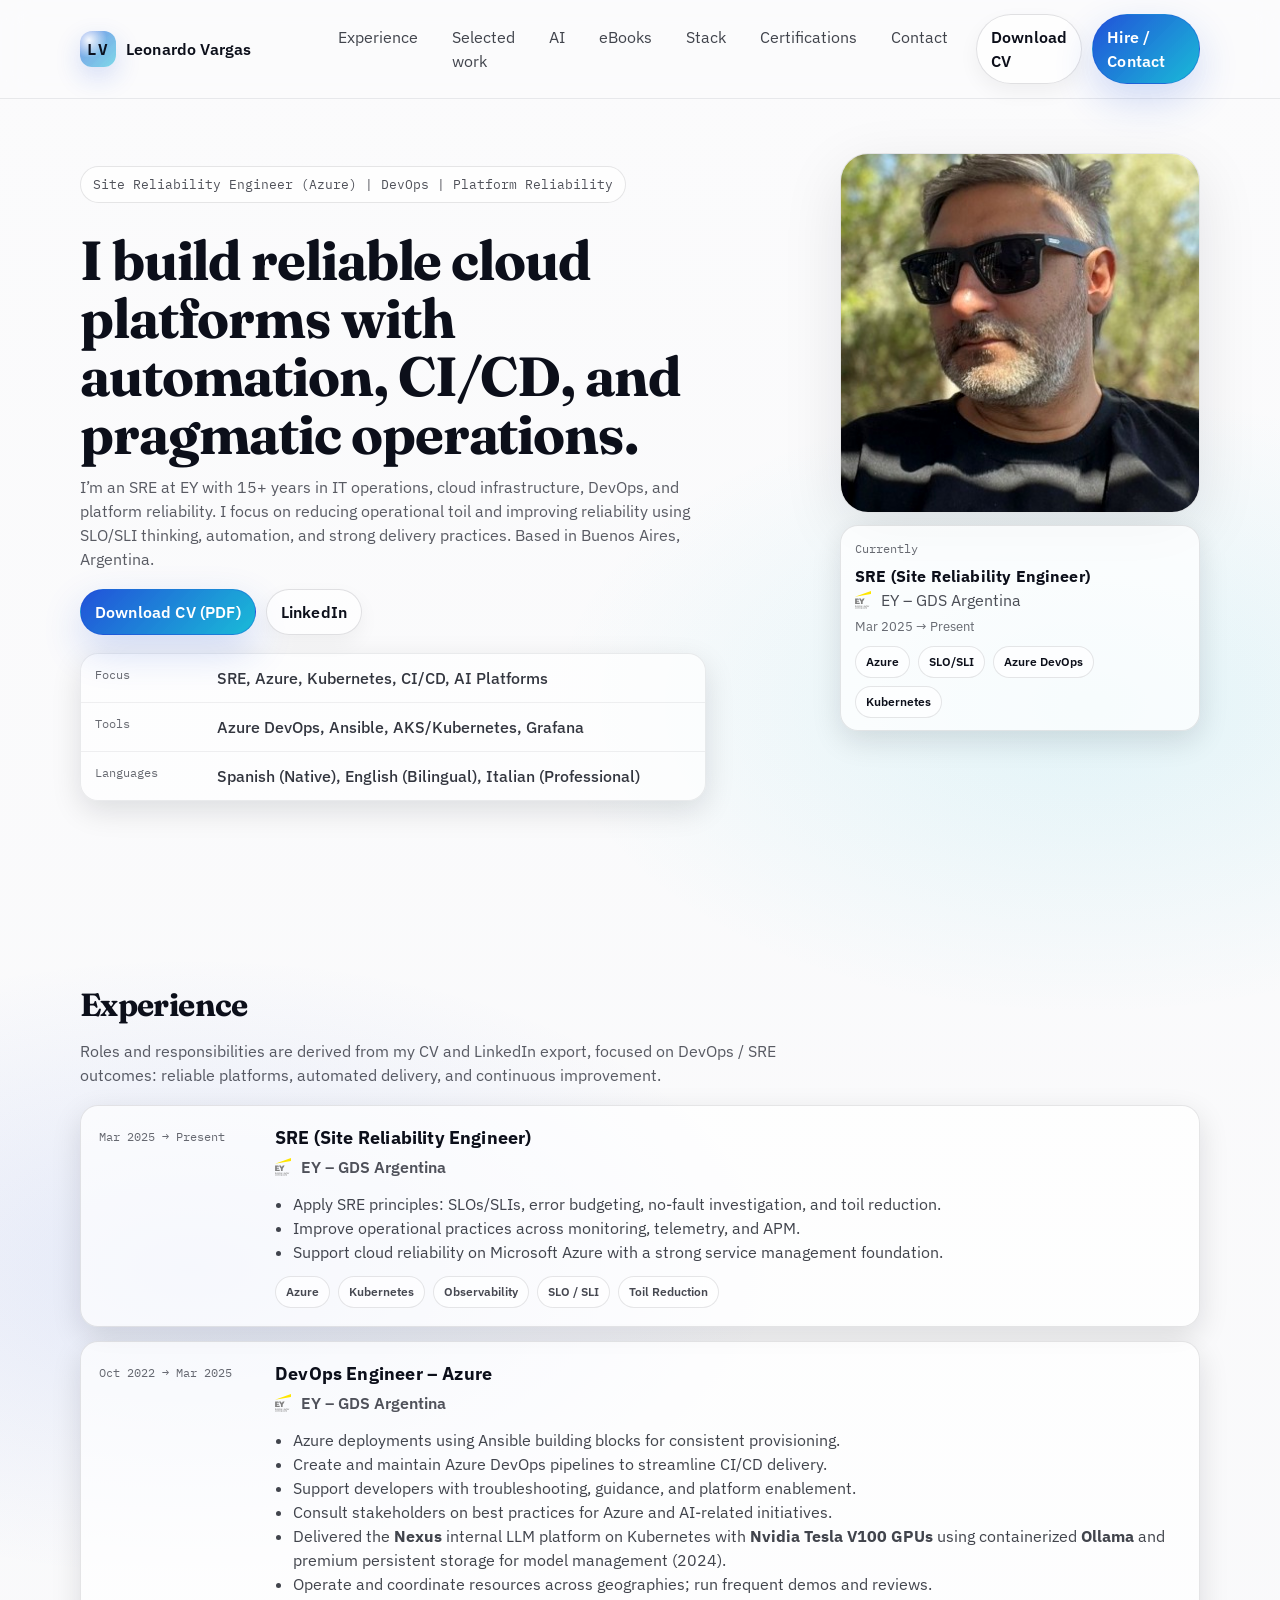
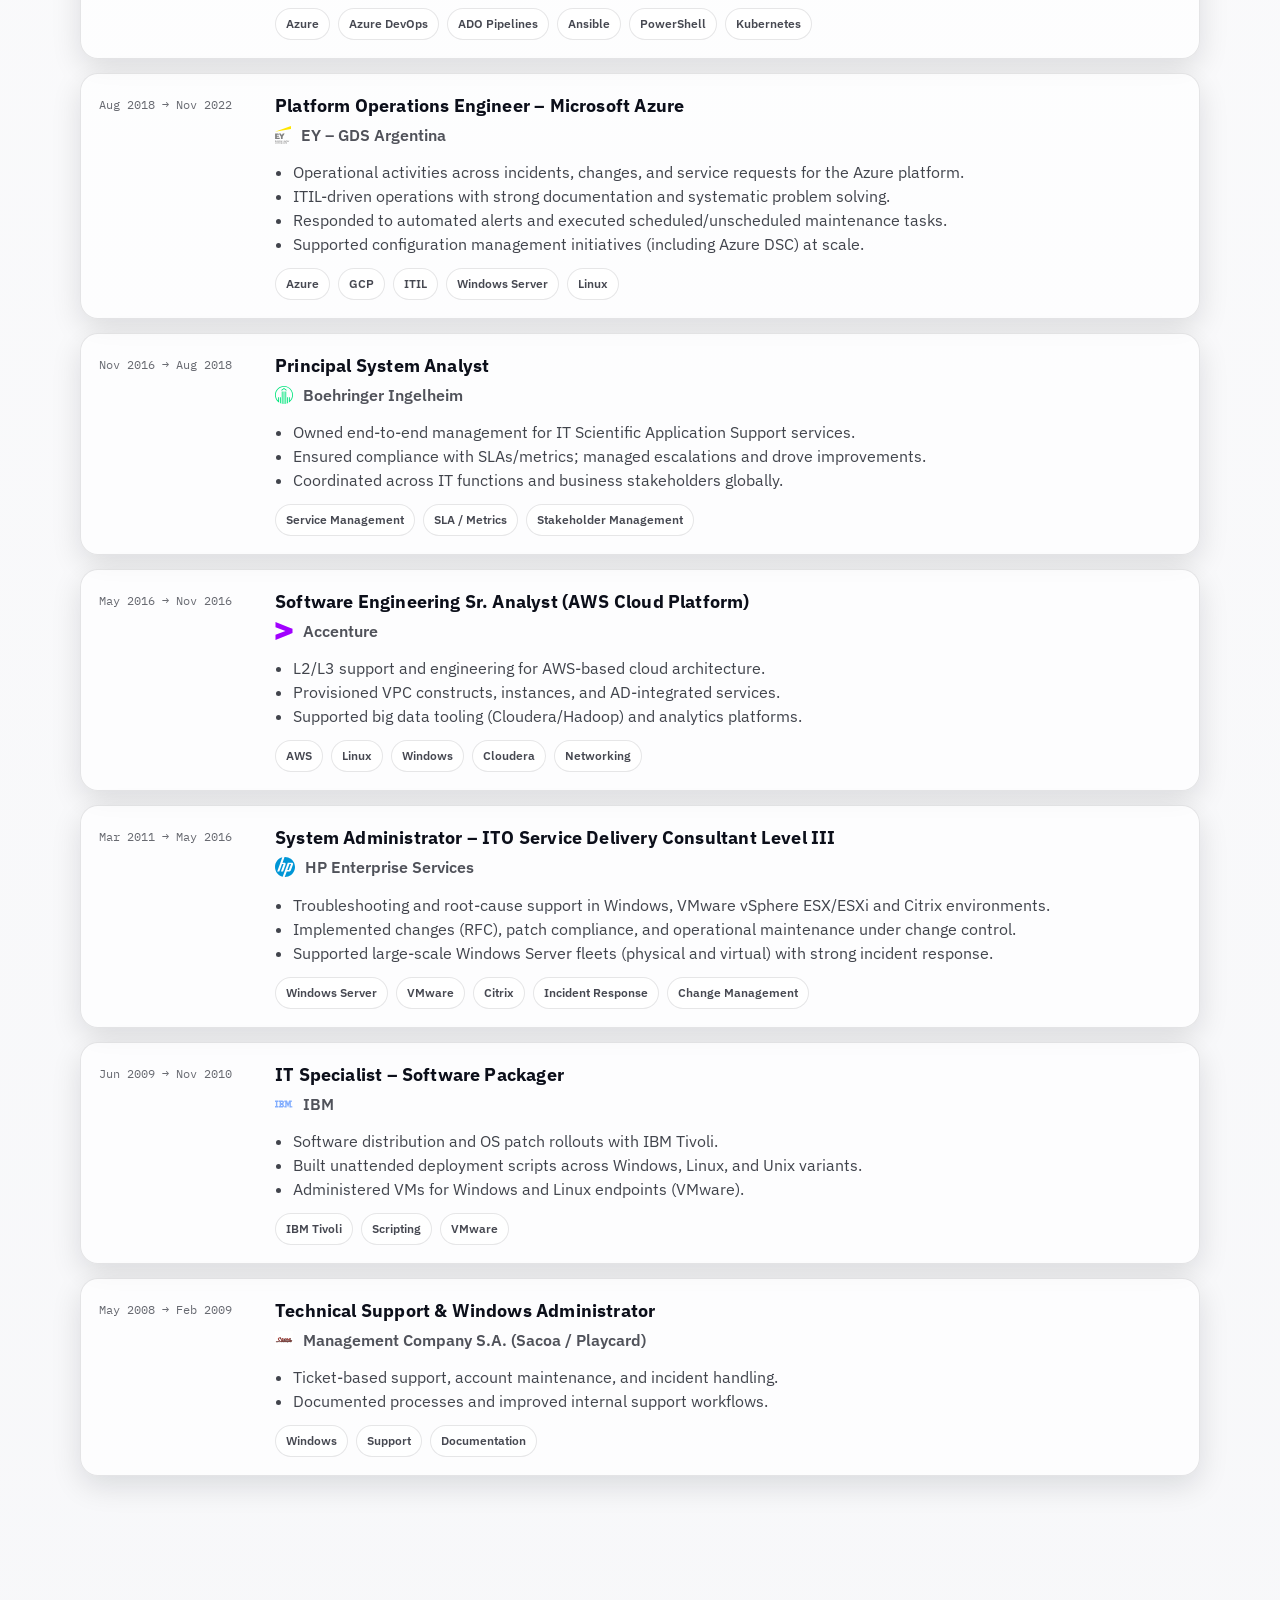
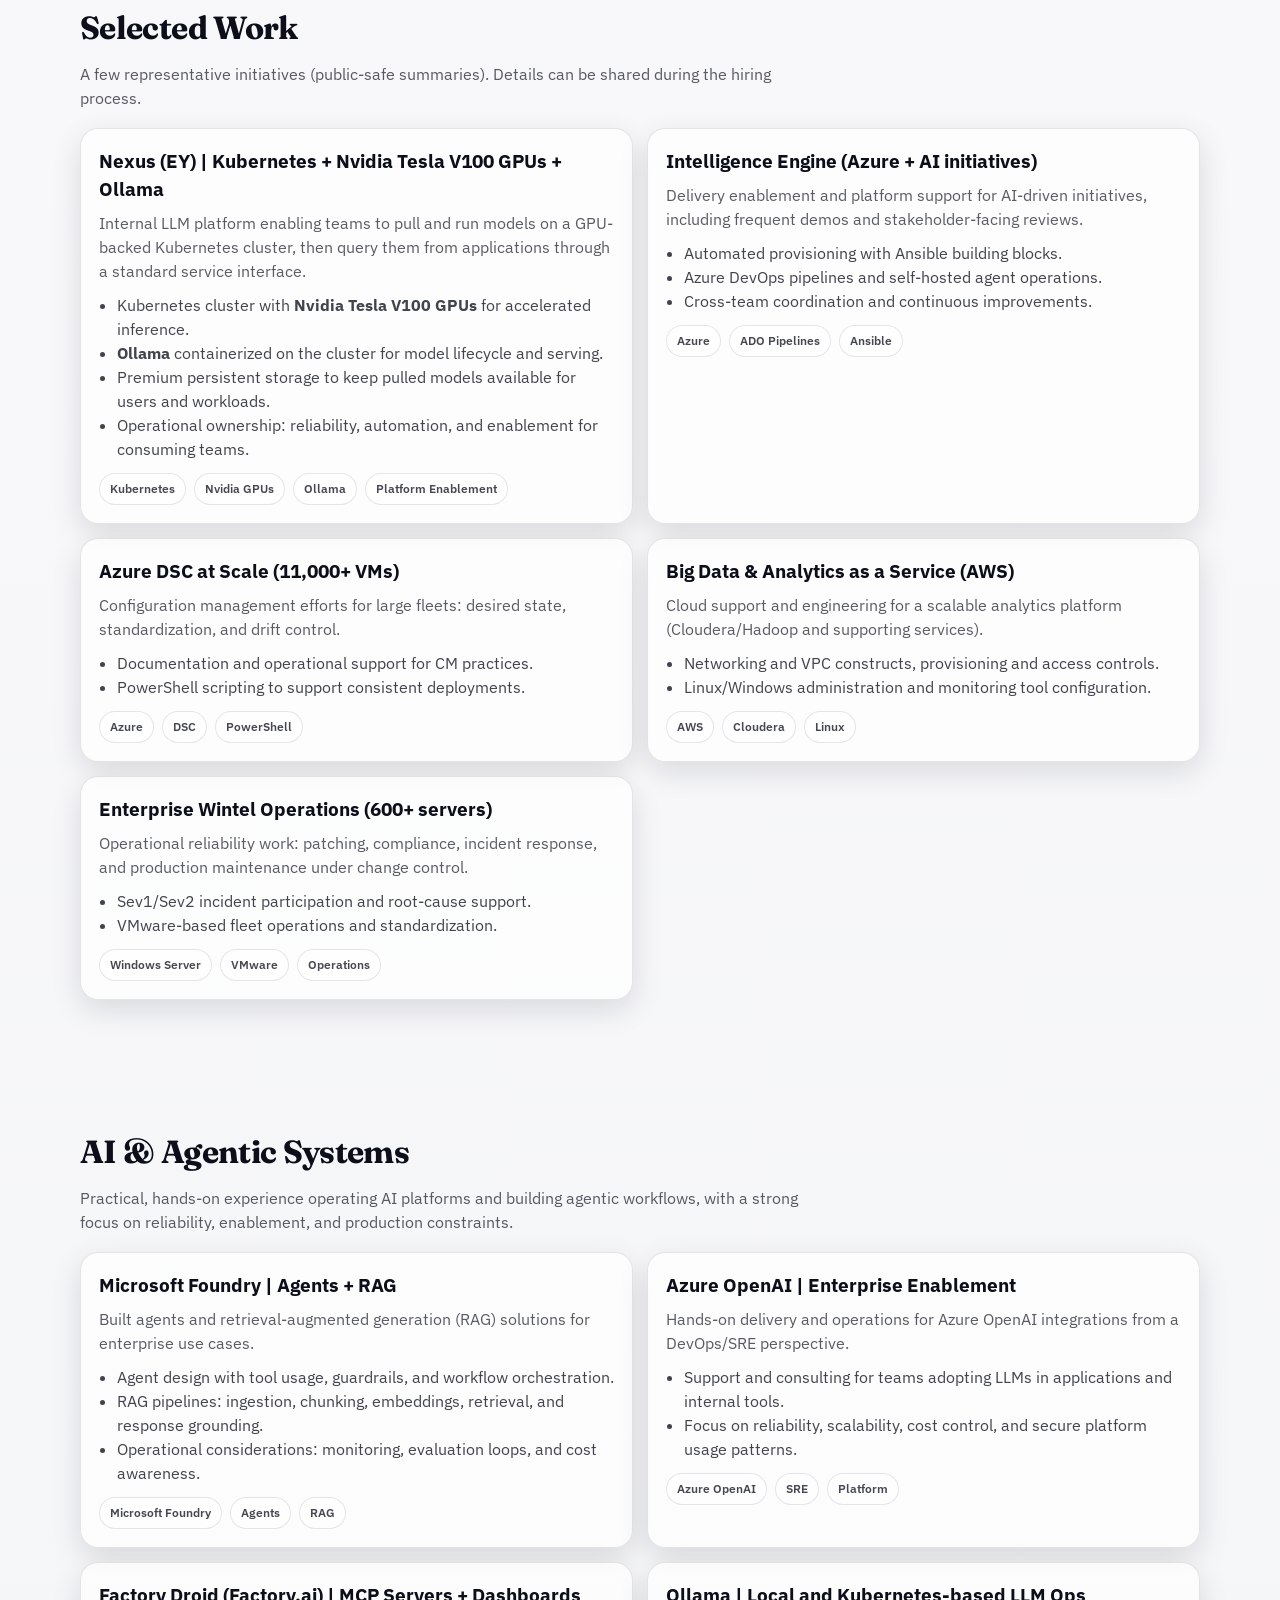
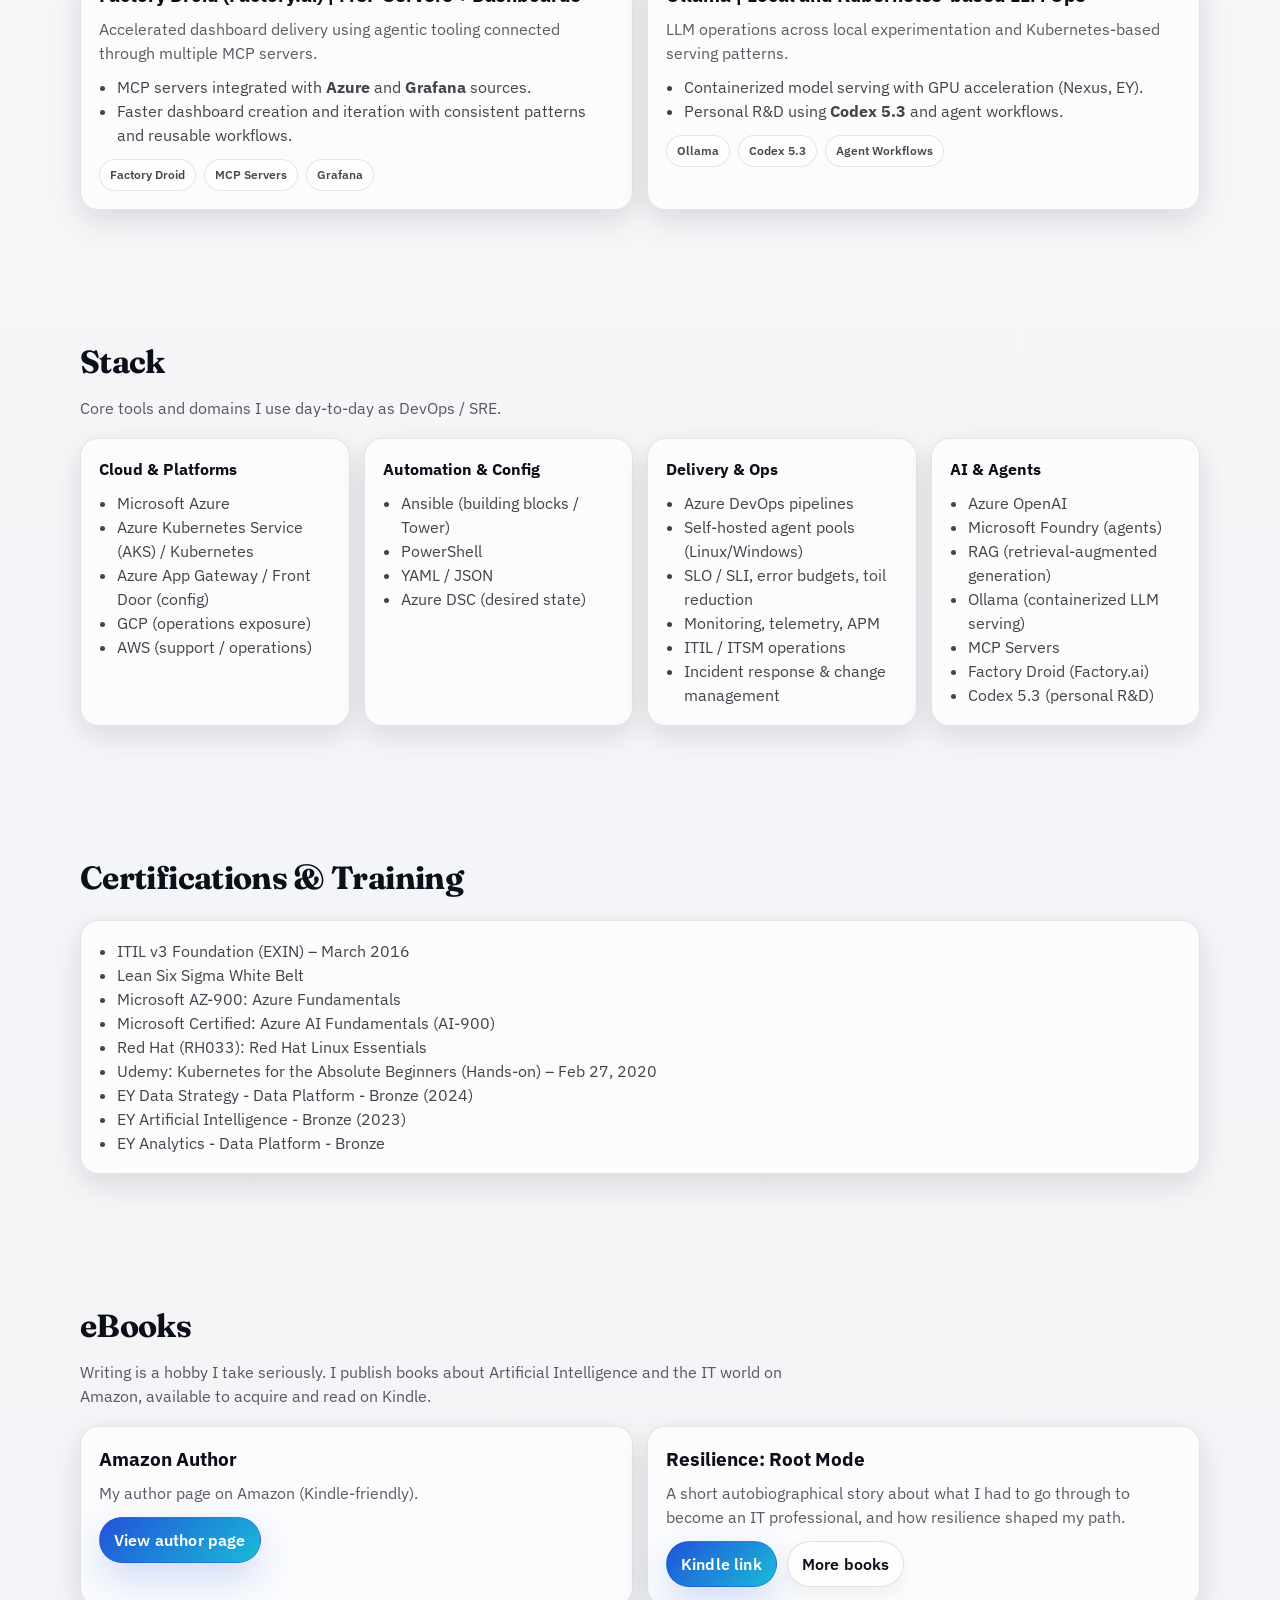
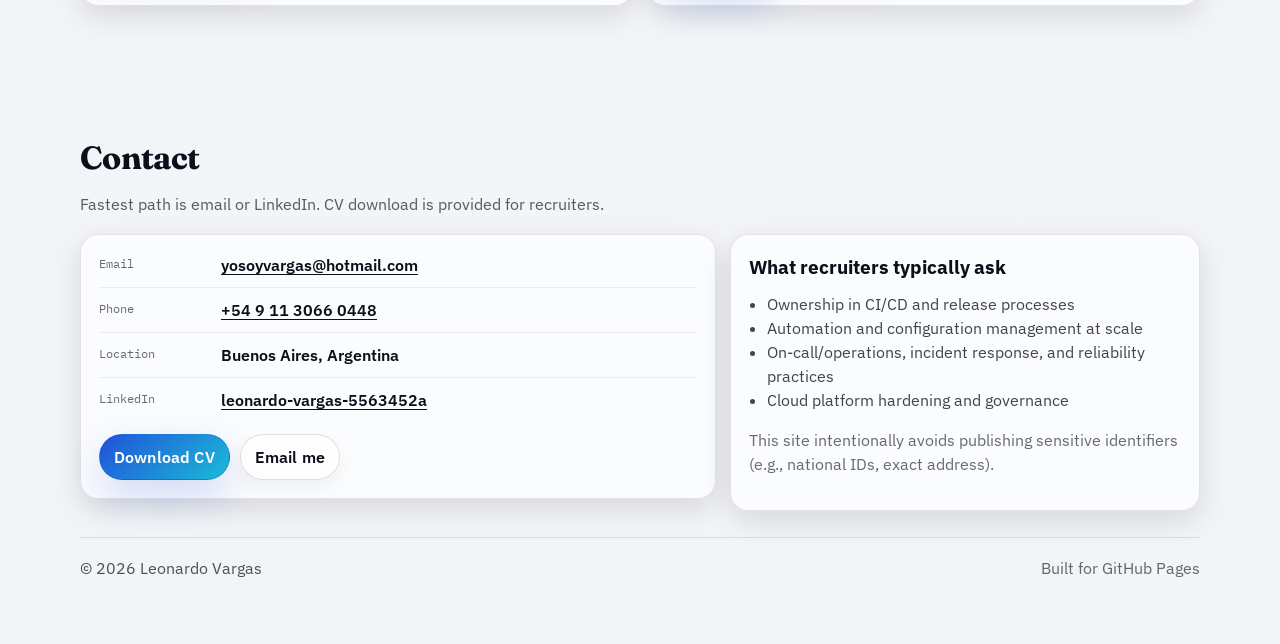
<file: index.html>
<!doctype html>
<html lang="en">
  <head>
    <meta charset="utf-8" />
    <meta name="viewport" content="width=device-width, initial-scale=1" />
    <meta name="color-scheme" content="light" />

    <title>Leonardo Vargas | Site Reliability Engineer (Azure) | Portfolio</title>
    <meta
      name="description"
      content="Site Reliability Engineer focused on Azure, automation, CI/CD, and platform reliability. Enterprise experience across operations, infrastructure, and cloud platforms."
    />

    <meta property="og:title" content="Leonardo Vargas | Site Reliability Engineer (Azure)" />
    <meta
      property="og:description"
      content="DevOps Engineer focused on Azure, automation, CI/CD, and platform reliability."
    />
    <meta property="og:type" content="website" />
    <meta property="og:image" content="assets/img/photo.jpg" />

    <link rel="icon" href="assets/img/favicon.svg" type="image/svg+xml" />
    <link rel="preconnect" href="https://fonts.googleapis.com" />
    <link rel="preconnect" href="https://fonts.gstatic.com" crossorigin />
    <link
      href="https://fonts.googleapis.com/css2?family=Fraunces:opsz,wght@9..144,500;9..144,700&family=IBM+Plex+Sans:wght@400;500;600&family=IBM+Plex+Mono:wght@400;500&display=swap"
      rel="stylesheet"
    />
    <link rel="stylesheet" href="assets/css/site.css" />
  </head>
  <body>
    <a class="skip" href="#main">Skip to content</a>

    <header class="topbar" data-reveal>
      <div class="container topbar__inner">
        <a class="brand" href="#top" aria-label="Home">
          <span class="brand__mark" aria-hidden="true">LV</span>
          <span class="brand__text">Leonardo Vargas</span>
        </a>

        <nav class="nav" aria-label="Primary">
          <a href="#experience">Experience</a>
          <a href="#projects">Selected work</a>
          <a href="#ai">AI</a>
          <a href="#books">eBooks</a>
          <a href="#skills">Stack</a>
          <a href="#certs">Certifications</a>
          <a href="#contact">Contact</a>
        </nav>

        <div class="topbar__cta">
          <a class="btn btn--ghost" href="assets/cv/Leonardo_Vargas_CV_2026.pdf" download
            >Download CV</a
          >
          <a class="btn btn--solid" href="#contact">Hire / Contact</a>
        </div>
      </div>
    </header>

    <main id="main">
      <section class="hero" id="top">
        <div class="container hero__grid">
          <div class="hero__copy" data-reveal>
            <p class="eyebrow">Site Reliability Engineer (Azure) | DevOps | Platform Reliability</p>
            <h1 class="headline">
              I build reliable cloud platforms with automation, CI/CD, and pragmatic operations.
            </h1>
            <p class="lede">
              I’m an SRE at EY with 15+ years in IT operations, cloud infrastructure, DevOps, and platform
              reliability. I focus on reducing operational toil and improving reliability using SLO/SLI thinking,
              automation, and strong delivery practices. Based in Buenos Aires, Argentina.
            </p>

            <div class="hero__actions">
              <a class="btn btn--solid" href="assets/cv/Leonardo_Vargas_CV_2026.pdf" download
                >Download CV (PDF)</a
              >
              <a class="btn btn--ghost" href="https://www.linkedin.com/in/leonardo-vargas-5563452a/"
                target="_blank"
                rel="noreferrer"
                >LinkedIn</a
              >
            </div>

            <ul class="quickfacts" role="list">
              <li>
                <span class="k">Focus</span>
                <span class="v">SRE, Azure, Kubernetes, CI/CD, AI Platforms</span>
              </li>
              <li>
                <span class="k">Tools</span>
                <span class="v">Azure DevOps, Ansible, AKS/Kubernetes, Grafana</span>
              </li>
              <li>
                <span class="k">Languages</span>
                <span class="v">Spanish (Native), English (Bilingual), Italian (Professional)</span>
              </li>
            </ul>
          </div>

          <aside class="hero__card" data-reveal>
            <div class="photo">
              <img
                src="assets/img/photo.jpg"
                alt="Portrait photo of Leonardo Vargas"
                width="640"
                height="640"
                loading="eager"
                decoding="async"
              />
            </div>

            <div class="card">
              <div class="card__title">Currently</div>
              <div class="card__role">SRE (Site Reliability Engineer)</div>
              <div class="card__org">
                <span class="org">
                  <img class="org__logo" src="assets/img/companies/ey.svg" alt="EY logo" />
                  EY – GDS Argentina
                </span>
              </div>
              <div class="card__meta">Mar 2025 → Present</div>
              <div class="card__chips" aria-label="Key topics">
                <span class="chip">Azure</span>
                <span class="chip">SLO/SLI</span>
                <span class="chip">Azure DevOps</span>
                <span class="chip">Kubernetes</span>
              </div>
            </div>
          </aside>
        </div>

        <div class="marquee" aria-label="Tool logos (scrolling)" data-reveal>
          <div class="container marquee__frame">
            <div class="marquee__track" id="tool-marquee" aria-hidden="false"></div>
          </div>
        </div>
      </section>

      <section class="section" id="experience">
        <div class="container">
          <header class="section__header" data-reveal>
            <h2>Experience</h2>
            <p>
              Roles and responsibilities are derived from my CV and LinkedIn export, focused on DevOps / SRE
              outcomes: reliable platforms, automated delivery, and continuous improvement.
            </p>
          </header>

          <div class="timeline" data-reveal>
            <article class="role">
              <div class="role__when">Mar 2025 → Present</div>
              <div class="role__main">
                <h3>SRE (Site Reliability Engineer)</h3>
                <p class="role__org">
                  <span class="org">
                    <img class="org__logo" src="assets/img/companies/ey.svg" alt="EY logo" />
                    EY – GDS Argentina
                  </span>
                </p>
                <ul>
                  <li>Apply SRE principles: SLOs/SLIs, error budgeting, no-fault investigation, and toil reduction.</li>
                  <li>Improve operational practices across monitoring, telemetry, and APM.</li>
                  <li>Support cloud reliability on Microsoft Azure with a strong service management foundation.</li>
                </ul>
                <div class="tags">
                  <span class="tag">Azure</span>
                  <span class="tag">Kubernetes</span>
                  <span class="tag">Observability</span>
                  <span class="tag">SLO / SLI</span>
                  <span class="tag">Toil Reduction</span>
                </div>
              </div>
            </article>

            <article class="role">
              <div class="role__when">Oct 2022 → Mar 2025</div>
              <div class="role__main">
                <h3>DevOps Engineer – Azure</h3>
                <p class="role__org">
                  <span class="org">
                    <img class="org__logo" src="assets/img/companies/ey.svg" alt="EY logo" />
                    EY – GDS Argentina
                  </span>
                </p>
                <ul>
                  <li>Azure deployments using Ansible building blocks for consistent provisioning.</li>
                  <li>Create and maintain Azure DevOps pipelines to streamline CI/CD delivery.</li>
                  <li>Support developers with troubleshooting, guidance, and platform enablement.</li>
                  <li>Consult stakeholders on best practices for Azure and AI-related initiatives.</li>
                  <li>
                    Delivered the <strong>Nexus</strong> internal LLM platform on Kubernetes with
                    <strong>Nvidia Tesla V100 GPUs</strong> using containerized <strong>Ollama</strong> and
                    premium persistent storage for model management (2024).
                  </li>
                  <li>Operate and coordinate resources across geographies; run frequent demos and reviews.</li>
                </ul>
                <div class="tags">
                  <span class="tag">Azure</span>
                  <span class="tag">Azure DevOps</span>
                  <span class="tag">ADO Pipelines</span>
                  <span class="tag">Ansible</span>
                  <span class="tag">PowerShell</span>
                  <span class="tag">Kubernetes</span>
                </div>
              </div>
            </article>

            <article class="role">
              <div class="role__when">Aug 2018 → Nov 2022</div>
              <div class="role__main">
                <h3>Platform Operations Engineer – Microsoft Azure</h3>
                <p class="role__org">
                  <span class="org">
                    <img class="org__logo" src="assets/img/companies/ey.svg" alt="EY logo" />
                    EY – GDS Argentina
                  </span>
                </p>
                <ul>
                  <li>Operational activities across incidents, changes, and service requests for the Azure platform.</li>
                  <li>ITIL-driven operations with strong documentation and systematic problem solving.</li>
                  <li>Responded to automated alerts and executed scheduled/unscheduled maintenance tasks.</li>
                  <li>Supported configuration management initiatives (including Azure DSC) at scale.</li>
                </ul>
                <div class="tags">
                  <span class="tag">Azure</span>
                  <span class="tag">GCP</span>
                  <span class="tag">ITIL</span>
                  <span class="tag">Windows Server</span>
                  <span class="tag">Linux</span>
                </div>
              </div>
            </article>

            <article class="role">
              <div class="role__when">Nov 2016 → Aug 2018</div>
              <div class="role__main">
                <h3>Principal System Analyst</h3>
                <p class="role__org">
                  <span class="org">
                    <img
                      class="org__logo"
                      src="assets/img/companies/boehringeringelheim.svg"
                      alt="Boehringer Ingelheim logo"
                    />
                    Boehringer Ingelheim
                  </span>
                </p>
                <ul>
                  <li>Owned end-to-end management for IT Scientific Application Support services.</li>
                  <li>Ensured compliance with SLAs/metrics; managed escalations and drove improvements.</li>
                  <li>Coordinated across IT functions and business stakeholders globally.</li>
                </ul>
                <div class="tags">
                  <span class="tag">Service Management</span>
                  <span class="tag">SLA / Metrics</span>
                  <span class="tag">Stakeholder Management</span>
                </div>
              </div>
            </article>

            <article class="role">
              <div class="role__when">May 2016 → Nov 2016</div>
              <div class="role__main">
                <h3>Software Engineering Sr. Analyst (AWS Cloud Platform)</h3>
                <p class="role__org">
                  <span class="org">
                    <img class="org__logo" src="assets/img/companies/accenture.svg" alt="Accenture logo" />
                    Accenture
                  </span>
                </p>
                <ul>
                  <li>L2/L3 support and engineering for AWS-based cloud architecture.</li>
                  <li>Provisioned VPC constructs, instances, and AD-integrated services.</li>
                  <li>Supported big data tooling (Cloudera/Hadoop) and analytics platforms.</li>
                </ul>
                <div class="tags">
                  <span class="tag">AWS</span>
                  <span class="tag">Linux</span>
                  <span class="tag">Windows</span>
                  <span class="tag">Cloudera</span>
                  <span class="tag">Networking</span>
                </div>
              </div>
            </article>

            <article class="role">
              <div class="role__when">Mar 2011 → May 2016</div>
              <div class="role__main">
                <h3>System Administrator – ITO Service Delivery Consultant Level III</h3>
                <p class="role__org">
                  <span class="org">
                    <img class="org__logo org__logo--square" src="assets/img/companies/hp.svg" alt="HP logo" />
                    HP Enterprise Services
                  </span>
                </p>
                <ul>
                  <li>Troubleshooting and root-cause support in Windows, VMware vSphere ESX/ESXi and Citrix environments.</li>
                  <li>Implemented changes (RFC), patch compliance, and operational maintenance under change control.</li>
                  <li>Supported large-scale Windows Server fleets (physical and virtual) with strong incident response.</li>
                </ul>
                <div class="tags">
                  <span class="tag">Windows Server</span>
                  <span class="tag">VMware</span>
                  <span class="tag">Citrix</span>
                  <span class="tag">Incident Response</span>
                  <span class="tag">Change Management</span>
                </div>
              </div>
            </article>

            <article class="role">
              <div class="role__when">Jun 2009 → Nov 2010</div>
              <div class="role__main">
                <h3>IT Specialist – Software Packager</h3>
                <p class="role__org">
                  <span class="org">
                    <img class="org__logo" src="assets/img/companies/ibm.svg" alt="IBM logo" />
                    IBM
                  </span>
                </p>
                <ul>
                  <li>Software distribution and OS patch rollouts with IBM Tivoli.</li>
                  <li>Built unattended deployment scripts across Windows, Linux, and Unix variants.</li>
                  <li>Administered VMs for Windows and Linux endpoints (VMware).</li>
                </ul>
                <div class="tags">
                  <span class="tag">IBM Tivoli</span>
                  <span class="tag">Scripting</span>
                  <span class="tag">VMware</span>
                </div>
              </div>
            </article>

            <article class="role">
              <div class="role__when">May 2008 → Feb 2009</div>
              <div class="role__main">
                <h3>Technical Support &amp; Windows Administrator</h3>
                <p class="role__org">
                  <span class="org">
                    <img class="org__logo" src="assets/img/companies/sacoa.svg" alt="Sacoa logo" />
                    Management Company S.A. (Sacoa / Playcard)
                  </span>
                </p>
                <ul>
                  <li>Ticket-based support, account maintenance, and incident handling.</li>
                  <li>Documented processes and improved internal support workflows.</li>
                </ul>
                <div class="tags">
                  <span class="tag">Windows</span>
                  <span class="tag">Support</span>
                  <span class="tag">Documentation</span>
                </div>
              </div>
            </article>
          </div>
        </div>
      </section>

      <section class="section" id="projects">
        <div class="container">
          <header class="section__header" data-reveal>
            <h2>Selected Work</h2>
            <p>
              A few representative initiatives (public-safe summaries). Details can be shared during the hiring
              process.
            </p>
          </header>

          <div class="grid" data-reveal>
            <article class="work">
              <h3>Nexus (EY) | Kubernetes + Nvidia Tesla V100 GPUs + Ollama</h3>
              <p>
                Internal LLM platform enabling teams to pull and run models on a GPU-backed Kubernetes
                cluster, then query them from applications through a standard service interface.
              </p>
              <ul>
                <li>Kubernetes cluster with <strong>Nvidia Tesla V100 GPUs</strong> for accelerated inference.</li>
                <li><strong>Ollama</strong> containerized on the cluster for model lifecycle and serving.</li>
                <li>Premium persistent storage to keep pulled models available for users and workloads.</li>
                <li>Operational ownership: reliability, automation, and enablement for consuming teams.</li>
              </ul>
              <div class="tags">
                <span class="tag">Kubernetes</span>
                <span class="tag">Nvidia GPUs</span>
                <span class="tag">Ollama</span>
                <span class="tag">Platform Enablement</span>
              </div>
            </article>

            <article class="work">
              <h3>Intelligence Engine (Azure + AI initiatives)</h3>
              <p>
                Delivery enablement and platform support for AI-driven initiatives, including frequent demos and
                stakeholder-facing reviews.
              </p>
              <ul>
                <li>Automated provisioning with Ansible building blocks.</li>
                <li>Azure DevOps pipelines and self-hosted agent operations.</li>
                <li>Cross-team coordination and continuous improvements.</li>
              </ul>
              <div class="tags">
                <span class="tag">Azure</span>
                <span class="tag">ADO Pipelines</span>
                <span class="tag">Ansible</span>
              </div>
            </article>

            <article class="work">
              <h3>Azure DSC at Scale (11,000+ VMs)</h3>
              <p>Configuration management efforts for large fleets: desired state, standardization, and drift control.</p>
              <ul>
                <li>Documentation and operational support for CM practices.</li>
                <li>PowerShell scripting to support consistent deployments.</li>
              </ul>
              <div class="tags">
                <span class="tag">Azure</span>
                <span class="tag">DSC</span>
                <span class="tag">PowerShell</span>
              </div>
            </article>

            <article class="work">
              <h3>Big Data &amp; Analytics as a Service (AWS)</h3>
              <p>Cloud support and engineering for a scalable analytics platform (Cloudera/Hadoop and supporting services).</p>
              <ul>
                <li>Networking and VPC constructs, provisioning and access controls.</li>
                <li>Linux/Windows administration and monitoring tool configuration.</li>
              </ul>
              <div class="tags">
                <span class="tag">AWS</span>
                <span class="tag">Cloudera</span>
                <span class="tag">Linux</span>
              </div>
            </article>

            <article class="work">
              <h3>Enterprise Wintel Operations (600+ servers)</h3>
              <p>Operational reliability work: patching, compliance, incident response, and production maintenance under change control.</p>
              <ul>
                <li>Sev1/Sev2 incident participation and root-cause support.</li>
                <li>VMware-based fleet operations and standardization.</li>
              </ul>
              <div class="tags">
                <span class="tag">Windows Server</span>
                <span class="tag">VMware</span>
                <span class="tag">Operations</span>
              </div>
            </article>
          </div>
        </div>
      </section>

      <section class="section" id="ai">
        <div class="container">
          <header class="section__header" data-reveal>
            <h2>AI &amp; Agentic Systems</h2>
            <p>
              Practical, hands-on experience operating AI platforms and building agentic workflows, with a strong
              focus on reliability, enablement, and production constraints.
            </p>
          </header>

          <div class="grid" data-reveal>
            <article class="work">
              <h3>Microsoft Foundry | Agents + RAG</h3>
              <p>Built agents and retrieval-augmented generation (RAG) solutions for enterprise use cases.</p>
              <ul>
                <li>Agent design with tool usage, guardrails, and workflow orchestration.</li>
                <li>RAG pipelines: ingestion, chunking, embeddings, retrieval, and response grounding.</li>
                <li>Operational considerations: monitoring, evaluation loops, and cost awareness.</li>
              </ul>
              <div class="tags">
                <span class="tag">Microsoft Foundry</span>
                <span class="tag">Agents</span>
                <span class="tag">RAG</span>
              </div>
            </article>

            <article class="work">
              <h3>Azure OpenAI | Enterprise Enablement</h3>
              <p>Hands-on delivery and operations for Azure OpenAI integrations from a DevOps/SRE perspective.</p>
              <ul>
                <li>Support and consulting for teams adopting LLMs in applications and internal tools.</li>
                <li>Focus on reliability, scalability, cost control, and secure platform usage patterns.</li>
              </ul>
              <div class="tags">
                <span class="tag">Azure OpenAI</span>
                <span class="tag">SRE</span>
                <span class="tag">Platform</span>
              </div>
            </article>

            <article class="work">
              <h3>Factory Droid (Factory.ai) | MCP Servers + Dashboards</h3>
              <p>Accelerated dashboard delivery using agentic tooling connected through multiple MCP servers.</p>
              <ul>
                <li>MCP servers integrated with <strong>Azure</strong> and <strong>Grafana</strong> sources.</li>
                <li>Faster dashboard creation and iteration with consistent patterns and reusable workflows.</li>
              </ul>
              <div class="tags">
                <span class="tag">Factory Droid</span>
                <span class="tag">MCP Servers</span>
                <span class="tag">Grafana</span>
              </div>
            </article>

            <article class="work">
              <h3>Ollama | Local and Kubernetes-based LLM Ops</h3>
              <p>LLM operations across local experimentation and Kubernetes-based serving patterns.</p>
              <ul>
                <li>Containerized model serving with GPU acceleration (Nexus, EY).</li>
                <li>Personal R&amp;D using <strong>Codex 5.3</strong> and agent workflows.</li>
              </ul>
              <div class="tags">
                <span class="tag">Ollama</span>
                <span class="tag">Codex 5.3</span>
                <span class="tag">Agent Workflows</span>
              </div>
            </article>
          </div>
        </div>
      </section>

      <section class="section" id="skills">
        <div class="container">
          <header class="section__header" data-reveal>
            <h2>Stack</h2>
            <p>Core tools and domains I use day-to-day as DevOps / SRE.</p>
          </header>

          <div class="stack" data-reveal>
            <div class="stack__col">
              <h3>Cloud &amp; Platforms</h3>
              <ul>
                <li>Microsoft Azure</li>
                <li>Azure Kubernetes Service (AKS) / Kubernetes</li>
                <li>Azure App Gateway / Front Door (config)</li>
                <li>GCP (operations exposure)</li>
                <li>AWS (support / operations)</li>
              </ul>
            </div>
            <div class="stack__col">
              <h3>Automation &amp; Config</h3>
              <ul>
                <li>Ansible (building blocks / Tower)</li>
                <li>PowerShell</li>
                <li>YAML / JSON</li>
                <li>Azure DSC (desired state)</li>
              </ul>
            </div>
            <div class="stack__col">
              <h3>Delivery &amp; Ops</h3>
              <ul>
                <li>Azure DevOps pipelines</li>
                <li>Self-hosted agent pools (Linux/Windows)</li>
                <li>SLO / SLI, error budgets, toil reduction</li>
                <li>Monitoring, telemetry, APM</li>
                <li>ITIL / ITSM operations</li>
                <li>Incident response &amp; change management</li>
              </ul>
            </div>
            <div class="stack__col">
              <h3>AI &amp; Agents</h3>
              <ul>
                <li>Azure OpenAI</li>
                <li>Microsoft Foundry (agents)</li>
                <li>RAG (retrieval-augmented generation)</li>
                <li>Ollama (containerized LLM serving)</li>
                <li>MCP Servers</li>
                <li>Factory Droid (Factory.ai)</li>
                <li>Codex 5.3 (personal R&amp;D)</li>
              </ul>
            </div>
          </div>
        </div>
      </section>

      <section class="section" id="certs">
        <div class="container">
          <header class="section__header" data-reveal>
            <h2>Certifications &amp; Training</h2>
          </header>

          <div class="certs" data-reveal>
            <ul>
              <li>ITIL v3 Foundation (EXIN) – March 2016</li>
              <li>Lean Six Sigma White Belt</li>
              <li>Microsoft AZ-900: Azure Fundamentals</li>
              <li>Microsoft Certified: Azure AI Fundamentals (AI-900)</li>
              <li>Red Hat (RH033): Red Hat Linux Essentials</li>
              <li>Udemy: Kubernetes for the Absolute Beginners (Hands-on) – Feb 27, 2020</li>
              <li>EY Data Strategy - Data Platform - Bronze (2024)</li>
              <li>EY Artificial Intelligence - Bronze (2023)</li>
              <li>EY Analytics - Data Platform - Bronze</li>
            </ul>
          </div>
        </div>
      </section>

      <section class="section" id="books">
        <div class="container">
          <header class="section__header" data-reveal>
            <h2>eBooks</h2>
            <p>
              Writing is a hobby I take seriously. I publish books about Artificial Intelligence and the IT world
              on Amazon, available to acquire and read on Kindle.
            </p>
          </header>

          <div class="grid" data-reveal>
            <article class="work">
              <h3>Amazon Author</h3>
              <p>My author page on Amazon (Kindle-friendly).</p>
              <div class="contact__actions">
                <a
                  class="btn btn--solid"
                  href="https://www.amazon.com/author/leonardovargas"
                  target="_blank"
                  rel="noreferrer"
                  >View author page</a
                >
              </div>
            </article>

            <article class="work">
              <h3>Resilience: Root Mode</h3>
              <p>
                A short autobiographical story about what I had to go through to become an IT professional, and how
                resilience shaped my path.
              </p>
              <div class="contact__actions">
                <a
                  class="btn btn--solid"
                  href="https://www.amazon.com/dp/B0FND81J9S"
                  target="_blank"
                  rel="noreferrer"
                  >Kindle link</a
                >
                <a
                  class="btn btn--ghost"
                  href="https://www.amazon.com/author/leonardovargas"
                  target="_blank"
                  rel="noreferrer"
                  >More books</a
                >
              </div>
            </article>
          </div>
        </div>
      </section>

      <section class="section" id="contact">
        <div class="container">
          <header class="section__header" data-reveal>
            <h2>Contact</h2>
            <p>Fastest path is email or LinkedIn. CV download is provided for recruiters.</p>
          </header>

          <div class="contact" data-reveal>
            <div class="contact__card">
              <div class="contact__row">
                <div class="contact__k">Email</div>
                <div class="contact__v">
                  <a href="mailto:yosoyvargas@hotmail.com">yosoyvargas@hotmail.com</a>
                </div>
              </div>
              <div class="contact__row">
                <div class="contact__k">Phone</div>
                <div class="contact__v">
                  <a href="tel:+5491130660448">+54 9 11 3066 0448</a>
                </div>
              </div>
              <div class="contact__row">
                <div class="contact__k">Location</div>
                <div class="contact__v">Buenos Aires, Argentina</div>
              </div>
              <div class="contact__row">
                <div class="contact__k">LinkedIn</div>
                <div class="contact__v">
                  <a href="https://www.linkedin.com/in/leonardo-vargas-5563452a/"
                    target="_blank"
                    rel="noreferrer"
                    >leonardo-vargas-5563452a</a
                  >
                </div>
              </div>
              <div class="contact__actions">
                <a class="btn btn--solid" href="assets/cv/Leonardo_Vargas_CV_2026.pdf" download
                  >Download CV</a
                >
                <a class="btn btn--ghost" href="mailto:yosoyvargas@hotmail.com">Email me</a>
              </div>
            </div>

            <div class="contact__note">
              <h3>What recruiters typically ask</h3>
              <ul>
                <li>Ownership in CI/CD and release processes</li>
                <li>Automation and configuration management at scale</li>
                <li>On-call/operations, incident response, and reliability practices</li>
                <li>Cloud platform hardening and governance</li>
              </ul>
              <p class="muted">
                This site intentionally avoids publishing sensitive identifiers (e.g., national IDs, exact address).
              </p>
            </div>
          </div>

          <footer class="footer" data-reveal>
            <div>© <span id="y"></span> Leonardo Vargas</div>
            <div class="footer__right">
              <span class="muted">Built for GitHub Pages</span>
            </div>
          </footer>
        </div>
      </section>
    </main>

    <script src="assets/js/main.js" defer></script>
  </body>
</html>
</file>
<file: assets/css/site.css>
:root{
  --bg: #fbfbfc;
  --bg2: #f3f4f7;
  --card: rgba(255,255,255,.78);
  --ink: #0c0f1a;
  --muted: rgba(12,15,26,.68);
  --line: rgba(12,15,26,.12);
  --shadow: 0 18px 60px rgba(12,15,26,.10);
  --shadow2: 0 10px 30px rgba(12,15,26,.12);
  --accent: #1d4ed8;
  --accent2: #06b6d4;
  --radius: 18px;
  --radius2: 28px;
  --max: 1120px;
  --pad: clamp(18px, 2.2vw, 28px);
}

*{ box-sizing: border-box; }
html{ scroll-behavior: smooth; }
body{
  margin:0;
  color: var(--ink);
  font-family: "IBM Plex Sans", ui-sans-serif, system-ui, -apple-system, "Segoe UI", sans-serif;
  line-height: 1.5;
  background:
    radial-gradient(900px 480px at 15% 18%, rgba(29,78,216,.10), transparent 65%),
    radial-gradient(900px 520px at 85% 10%, rgba(6,182,212,.10), transparent 60%),
    linear-gradient(180deg, var(--bg), var(--bg2));
}

a{ color: inherit; text-decoration-thickness: .08em; text-underline-offset: .18em; }
a:hover{ text-decoration-thickness: .12em; }

img{ max-width: 100%; height: auto; display: block; }

.container{
  width: min(var(--max), calc(100% - (var(--pad) * 2)));
  margin: 0 auto;
}

.skip{
  position: absolute;
  left: -9999px;
  top: 12px;
  padding: 10px 14px;
  background: #fff;
  border: 1px solid var(--line);
  border-radius: 999px;
}
.skip:focus{ left: 12px; z-index: 9999; }

.topbar{
  position: sticky;
  top: 0;
  z-index: 50;
  border-bottom: 1px solid rgba(12,15,26,.08);
  background: rgba(251,251,252,.70);
  backdrop-filter: blur(14px);
}
.topbar__inner{
  display:flex;
  align-items:center;
  gap: 18px;
  padding: 14px 0;
}
.brand{
  display:flex;
  align-items:center;
  gap: 10px;
  text-decoration:none;
  min-width: 230px;
}
.brand__mark{
  width: 36px;
  height: 36px;
  border-radius: 12px;
  display:grid;
  place-items:center;
  font-family: "IBM Plex Mono", ui-monospace, SFMono-Regular, Menlo, Monaco, Consolas, "Liberation Mono", monospace;
  font-weight: 600;
  letter-spacing: .06em;
  background:
    radial-gradient(18px 18px at 25% 25%, rgba(255,255,255,.95), rgba(255,255,255,.35)),
    linear-gradient(135deg, rgba(29,78,216,.92), rgba(6,182,212,.80));
  color: #0b1220;
  box-shadow: 0 10px 26px rgba(29,78,216,.18);
}
.brand__text{
  font-weight: 600;
  letter-spacing: .01em;
}

.nav{
  display:flex;
  gap: 14px;
  flex: 1;
  justify-content:center;
}
.nav a{
  padding: 10px 10px;
  border-radius: 999px;
  color: rgba(12,15,26,.78);
  text-decoration:none;
}
.nav a:hover{
  background: rgba(12,15,26,.05);
  color: var(--ink);
}

.topbar__cta{
  display:flex;
  gap: 10px;
  align-items:center;
}

.btn{
  display:inline-flex;
  align-items:center;
  justify-content:center;
  gap: 10px;
  padding: 10px 14px;
  border-radius: 999px;
  border: 1px solid var(--line);
  text-decoration:none;
  font-weight: 600;
  letter-spacing: .01em;
  box-shadow: 0 8px 20px rgba(12,15,26,.05);
}
.btn--solid{
  border-color: rgba(29,78,216,.35);
  background: linear-gradient(135deg, rgba(29,78,216,.98), rgba(6,182,212,.92));
  color: #fff;
  box-shadow: 0 16px 40px rgba(29,78,216,.20);
}
.btn--solid:hover{ filter: saturate(1.08) contrast(1.02); }
.btn--ghost{
  background: rgba(255,255,255,.62);
}
.btn--ghost:hover{ background: rgba(255,255,255,.92); }

.hero{
  padding: clamp(38px, 4.2vw, 64px) 0 26px;
}
.hero__grid{
  display:grid;
  grid-template-columns: 1.15fr .85fr;
  gap: clamp(18px, 2.4vw, 34px);
  align-items:start;
}
.eyebrow{
  display:inline-flex;
  gap: 10px;
  align-items:center;
  padding: 8px 12px;
  border-radius: 999px;
  border: 1px solid rgba(12,15,26,.10);
  background: rgba(255,255,255,.70);
  color: rgba(12,15,26,.72);
  font-family: "IBM Plex Mono", ui-monospace, SFMono-Regular, Menlo, Monaco, Consolas, "Liberation Mono", monospace;
  font-size: 13px;
}
.headline{
  margin: 16px 0 12px;
  font-family: "Fraunces", Georgia, serif;
  font-weight: 700;
  letter-spacing: -0.02em;
  line-height: 1.05;
  font-size: clamp(38px, 4.3vw, 56px);
}
.lede{
  margin: 0 0 18px;
  color: var(--muted);
  font-size: clamp(16px, 1.2vw, 18px);
}
.hero__actions{
  display:flex;
  flex-wrap: wrap;
  gap: 10px;
  margin: 16px 0 18px;
}

.quickfacts{
  margin: 18px 0 0;
  padding: 0;
  list-style:none;
  border: 1px solid rgba(12,15,26,.08);
  background: rgba(255,255,255,.64);
  border-radius: var(--radius);
  overflow:hidden;
  box-shadow: var(--shadow2);
}
.quickfacts li{
  display:grid;
  grid-template-columns: 110px 1fr;
  gap: 12px;
  padding: 12px 14px;
  border-top: 1px solid rgba(12,15,26,.06);
}
.quickfacts li:first-child{ border-top: 0; }
.quickfacts .k{
  font-family: "IBM Plex Mono", ui-monospace, SFMono-Regular, Menlo, Monaco, Consolas, "Liberation Mono", monospace;
  font-size: 12px;
  color: rgba(12,15,26,.62);
}
.quickfacts .v{
  color: rgba(12,15,26,.84);
  font-weight: 500;
}

.hero__card{
  position: sticky;
  top: 92px;
  justify-self: end;
  max-width: clamp(280px, 30vw, 360px);
}
.photo{
  border-radius: var(--radius2);
  overflow:hidden;
  border: 1px solid rgba(12,15,26,.10);
  background: rgba(255,255,255,.55);
  box-shadow: var(--shadow);
}
.photo img{
  width: 100%;
  aspect-ratio: 1 / 1;
  object-fit: cover;
  filter: contrast(1.02) saturate(1.03);
}
.card{
  margin-top: 12px;
  border-radius: var(--radius);
  border: 1px solid rgba(12,15,26,.10);
  background: rgba(255,255,255,.72);
  box-shadow: var(--shadow2);
  padding: 14px 14px 12px;
}
.card__title{
  font-family: "IBM Plex Mono", ui-monospace, SFMono-Regular, Menlo, Monaco, Consolas, "Liberation Mono", monospace;
  font-size: 12px;
  color: rgba(12,15,26,.62);
}
.card__role{
  margin-top: 6px;
  font-weight: 700;
  letter-spacing: .01em;
}
.card__org{ color: rgba(12,15,26,.74); }
.card__meta{
  margin-top: 2px;
  font-size: 13px;
  color: rgba(12,15,26,.62);
}
.card__chips{
  display:flex;
  flex-wrap: wrap;
  gap: 8px;
  margin-top: 10px;
}
.chip{
  padding: 6px 10px;
  border-radius: 999px;
  border: 1px solid rgba(12,15,26,.10);
  background: rgba(255,255,255,.62);
  font-size: 12px;
  font-weight: 600;
}

.marquee{ padding: 18px 0 0; }
.marquee__frame{
  border-radius: var(--radius);
  border: 1px solid rgba(12,15,26,.10);
  background: rgba(255,255,255,.60);
  box-shadow: var(--shadow2);
  overflow:hidden;
}
.marquee__track{
  display:flex;
  gap: 18px;
  align-items:center;
  padding: 14px 18px;
  will-change: transform;
}
.tool{
  display:flex;
  align-items:center;
  gap: 10px;
  padding: 10px 12px;
  border-radius: 999px;
  border: 1px solid rgba(12,15,26,.10);
  background: rgba(255,255,255,.72);
  color: var(--tool);
  box-shadow: 0 10px 24px rgba(12,15,26,.06);
  white-space: nowrap;
}
.tool svg{
  width: 18px;
  height: 18px;
  flex: 0 0 auto;
  filter: drop-shadow(0 6px 12px rgba(12,15,26,.10));
}
.tool span{
  color: rgba(12,15,26,.78);
  font-weight: 600;
  font-size: 13px;
}

.section{
  padding: clamp(44px, 5vw, 76px) 0;
}
.section__header{
  display:grid;
  grid-template-columns: 1fr;
  gap: 10px;
  margin-bottom: 18px;
}
.section__header h2{
  margin:0;
  font-family: "Fraunces", Georgia, serif;
  font-weight: 700;
  letter-spacing: -0.02em;
  font-size: clamp(26px, 2.5vw, 34px);
}
.section__header p{
  margin:0;
  color: var(--muted);
  max-width: 74ch;
}

.timeline{
  display:grid;
  gap: 14px;
}
.role{
  display:grid;
  grid-template-columns: 160px 1fr;
  gap: 16px;
  padding: 18px;
  border: 1px solid rgba(12,15,26,.10);
  background: rgba(255,255,255,.68);
  border-radius: var(--radius);
  box-shadow: var(--shadow2);
}
.role__when{
  font-family: "IBM Plex Mono", ui-monospace, SFMono-Regular, Menlo, Monaco, Consolas, "Liberation Mono", monospace;
  font-size: 12px;
  color: rgba(12,15,26,.62);
  padding-top: 4px;
}
.role h3{
  margin:0;
  font-size: 18px;
  letter-spacing: .01em;
}
.role__org{
  margin: 4px 0 10px;
  color: rgba(12,15,26,.72);
  font-weight: 600;
}
.org{
  display:inline-flex;
  align-items:center;
  gap: 10px;
}
.org__logo{
  width: auto;
  height: 18px;
  max-width: 140px;
  flex: 0 0 auto;
  display:block;
}
.org__logo--square{ height: 20px; }
.role ul{
  margin: 0 0 12px;
  padding-left: 18px;
  color: rgba(12,15,26,.78);
}
.tags{
  display:flex;
  flex-wrap: wrap;
  gap: 8px;
}
.tag{
  padding: 6px 10px;
  border-radius: 999px;
  border: 1px solid rgba(12,15,26,.10);
  background: rgba(255,255,255,.62);
  font-size: 12px;
  font-weight: 600;
  color: rgba(12,15,26,.76);
}

.grid{
  display:grid;
  grid-template-columns: repeat(2, minmax(0,1fr));
  gap: 14px;
}
.work{
  padding: 18px;
  border-radius: var(--radius);
  border: 1px solid rgba(12,15,26,.10);
  background: rgba(255,255,255,.68);
  box-shadow: var(--shadow2);
}
.work h3{ margin: 0 0 8px; }
.work p{ margin: 0 0 10px; color: var(--muted); }
.work ul{ margin: 0 0 12px; padding-left: 18px; color: rgba(12,15,26,.78); }

.stack{
  display:grid;
  grid-template-columns: repeat(4, minmax(0,1fr));
  gap: 14px;
}
.stack__col{
  padding: 18px;
  border-radius: var(--radius);
  border: 1px solid rgba(12,15,26,.10);
  background: rgba(255,255,255,.68);
  box-shadow: var(--shadow2);
}
.stack__col h3{ margin:0 0 10px; font-size: 16px; }
.stack__col ul{ margin:0; padding-left: 18px; color: rgba(12,15,26,.78); }

.certs{
  padding: 18px;
  border-radius: var(--radius);
  border: 1px solid rgba(12,15,26,.10);
  background: rgba(255,255,255,.68);
  box-shadow: var(--shadow2);
}
.certs ul{ margin:0; padding-left: 18px; color: rgba(12,15,26,.78); }

.contact{
  display:grid;
  grid-template-columns: 1.15fr .85fr;
  gap: 14px;
  align-items:start;
}
.contact__card{
  padding: 18px;
  border-radius: var(--radius);
  border: 1px solid rgba(12,15,26,.10);
  background: rgba(255,255,255,.68);
  box-shadow: var(--shadow2);
}
.contact__row{
  display:grid;
  grid-template-columns: 110px 1fr;
  gap: 12px;
  padding: 10px 0;
  border-top: 1px solid rgba(12,15,26,.06);
}
.contact__row:first-child{ border-top: 0; padding-top: 0; }
.contact__k{
  font-family: "IBM Plex Mono", ui-monospace, SFMono-Regular, Menlo, Monaco, Consolas, "Liberation Mono", monospace;
  font-size: 12px;
  color: rgba(12,15,26,.62);
  padding-top: 2px;
}
.contact__v{ font-weight: 600; }
.contact__actions{
  display:flex;
  flex-wrap: wrap;
  gap: 10px;
  margin-top: 12px;
}

.contact__note{
  padding: 18px;
  border-radius: var(--radius);
  border: 1px solid rgba(12,15,26,.10);
  background: rgba(255,255,255,.68);
  box-shadow: var(--shadow2);
}
.contact__note h3{ margin: 0 0 10px; }
.contact__note ul{ margin: 0 0 10px; padding-left: 18px; color: rgba(12,15,26,.78); }
.muted{ color: rgba(12,15,26,.62); }

.footer{
  margin-top: 26px;
  padding-top: 18px;
  border-top: 1px solid rgba(12,15,26,.10);
  display:flex;
  justify-content: space-between;
  gap: 12px;
  color: rgba(12,15,26,.72);
}

/* Reveal animation (subtle, opt-out via prefers-reduced-motion) */
[data-reveal]{
  opacity: 0;
  transform: translateY(10px);
  transition: opacity .7s cubic-bezier(.2,.9,.2,1), transform .7s cubic-bezier(.2,.9,.2,1);
}
[data-reveal].is-visible{
  opacity: 1;
  transform: translateY(0);
}

@keyframes marquee{
  from{ transform: translateX(0); }
  to{ transform: translateX(-50%); }
}
.marquee__track.is-animating{
  width: max-content;
  animation: marquee 28s linear infinite;
}

@media (prefers-reduced-motion: reduce){
  html{ scroll-behavior: auto; }
  [data-reveal]{ opacity: 1; transform: none; transition: none; }
  .marquee__track.is-animating{ animation: none; transform: none; }
}

@media (max-width: 980px){
  .hero__grid{ grid-template-columns: 1fr; }
  .hero__card{
    position: static;
    max-width: 520px;
    margin: 0 auto;
    justify-self: stretch;
  }
  .nav{ display:none; }
  .brand{ min-width: 0; }
  .topbar__cta{ margin-left: auto; }
  .grid{ grid-template-columns: 1fr; }
  .stack{ grid-template-columns: 1fr; }
  .contact{ grid-template-columns: 1fr; }
  .role{ grid-template-columns: 1fr; }
}
</file>
